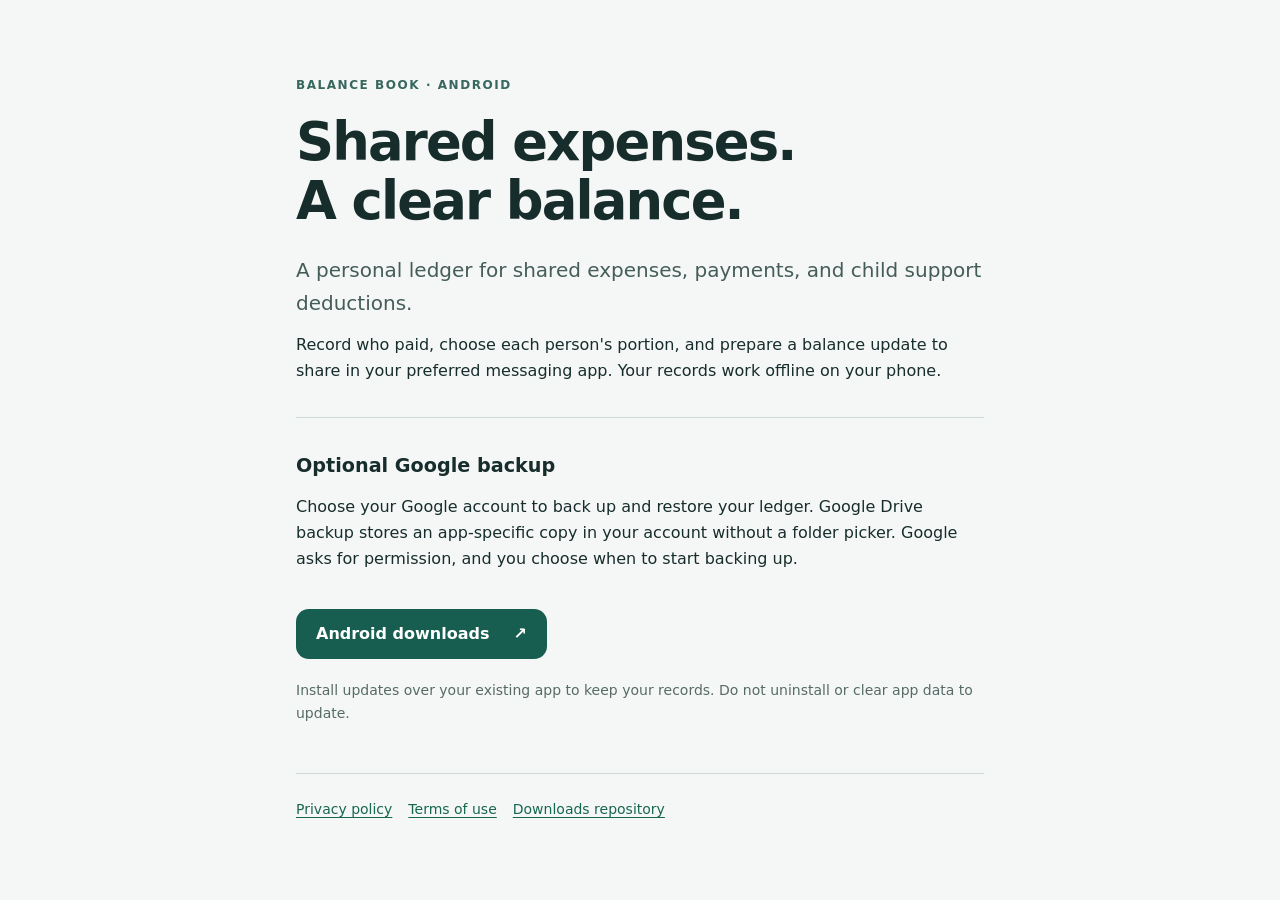
<file: index.html>
<!doctype html>
<html lang="en"><head><meta charset="utf-8"><meta name="viewport" content="width=device-width,initial-scale=1"><title>Balance Book for Android</title><link rel="stylesheet" href="style.css"></head>
<body><main>
<p class="eyebrow">BALANCE BOOK · ANDROID</p>
<h1>Shared expenses.<br>A clear balance.</h1>
<p class="lead">A personal ledger for shared expenses, payments, and child support deductions.</p>
<p>Record who paid, choose each person's portion, and prepare a balance update to share in your preferred messaging app. Your records work offline on your phone.</p>
<section><h2>Optional Google backup</h2><p>Choose your Google account to back up and restore your ledger. Google Drive backup stores an app-specific copy in your account without a folder picker. Google asks for permission, and you choose when to start backing up.</p></section>
<a class="action" href="https://github.com/phooBarred/balance-book-downloads/releases">Android downloads <span aria-hidden="true">↗</span></a>
<p class="note">Install updates over your existing app to keep your records. Do not uninstall or clear app data to update.</p>
<footer><a href="privacy.html">Privacy policy</a><a href="terms.html">Terms of use</a><a href="https://github.com/phooBarred/balance-book-downloads">Downloads repository</a></footer>
</main></body></html>
</file>
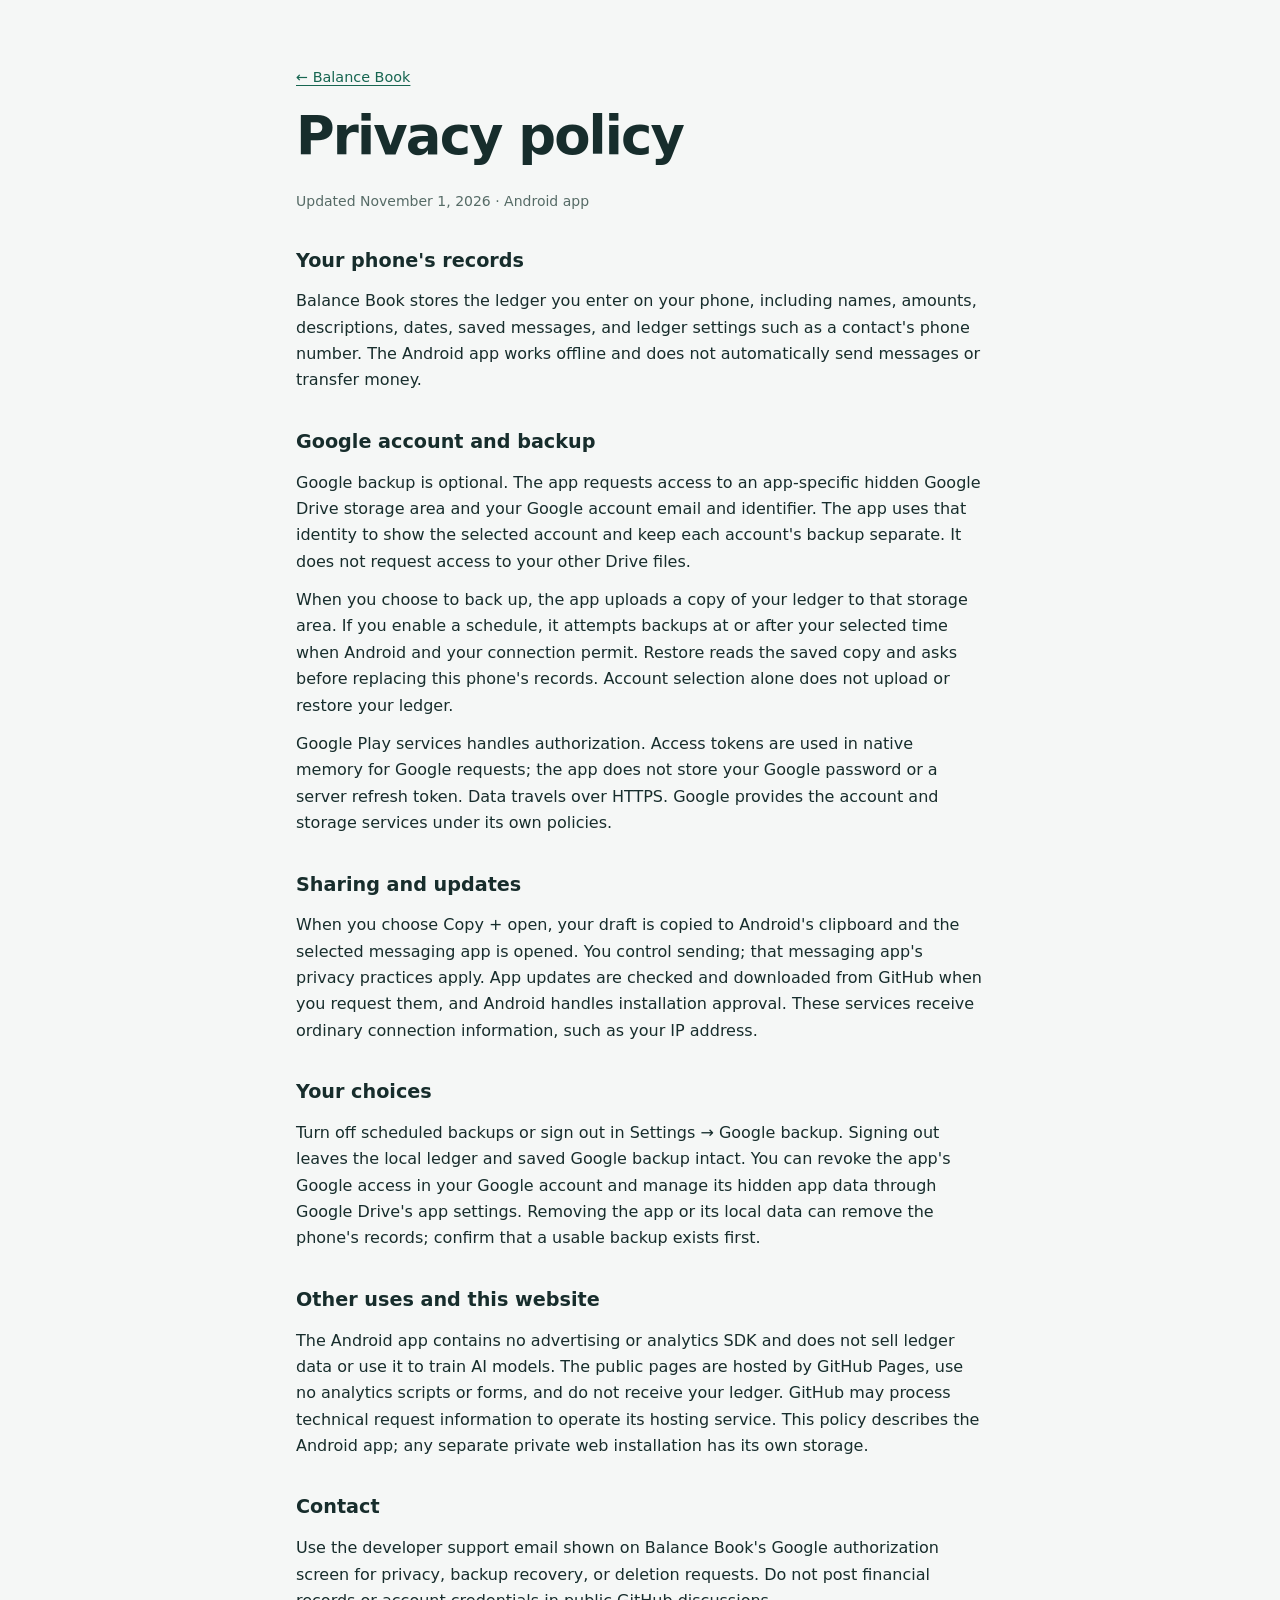
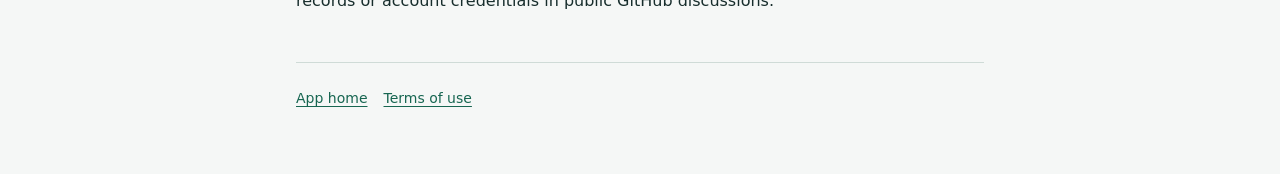
<file: privacy.html>
<!doctype html>
<html lang="en"><head><meta charset="utf-8"><meta name="viewport" content="width=device-width,initial-scale=1"><title>Privacy · Balance Book</title><link rel="stylesheet" href="style.css"></head>
<body><main>
<a class="back" href="./">← Balance Book</a><h1>Privacy policy</h1><p class="note">Updated November 1, 2026 · Android app</p>
<h2>Your phone's records</h2><p>Balance Book stores the ledger you enter on your phone, including names, amounts, descriptions, dates, saved messages, and ledger settings such as a contact's phone number. The Android app works offline and does not automatically send messages or transfer money.</p>
<h2>Google account and backup</h2><p>Google backup is optional. The app requests access to an app-specific hidden Google Drive storage area and your Google account email and identifier. The app uses that identity to show the selected account and keep each account's backup separate. It does not request access to your other Drive files.</p><p>When you choose to back up, the app uploads a copy of your ledger to that storage area. If you enable a schedule, it attempts backups at or after your selected time when Android and your connection permit. Restore reads the saved copy and asks before replacing this phone's records. Account selection alone does not upload or restore your ledger.</p><p>Google Play services handles authorization. Access tokens are used in native memory for Google requests; the app does not store your Google password or a server refresh token. Data travels over HTTPS. Google provides the account and storage services under its own policies.</p>
<h2>Sharing and updates</h2><p>When you choose Copy + open, your draft is copied to Android's clipboard and the selected messaging app is opened. You control sending; that messaging app's privacy practices apply. App updates are checked and downloaded from GitHub when you request them, and Android handles installation approval. These services receive ordinary connection information, such as your IP address.</p>
<h2>Your choices</h2><p>Turn off scheduled backups or sign out in Settings → Google backup. Signing out leaves the local ledger and saved Google backup intact. You can revoke the app's Google access in your Google account and manage its hidden app data through Google Drive's app settings. Removing the app or its local data can remove the phone's records; confirm that a usable backup exists first.</p>
<h2>Other uses and this website</h2><p>The Android app contains no advertising or analytics SDK and does not sell ledger data or use it to train AI models. The public pages are hosted by GitHub Pages, use no analytics scripts or forms, and do not receive your ledger. GitHub may process technical request information to operate its hosting service. This policy describes the Android app; any separate private web installation has its own storage.</p>
<h2>Contact</h2><p>Use the developer support email shown on Balance Book's Google authorization screen for privacy, backup recovery, or deletion requests. Do not post financial records or account credentials in public GitHub discussions.</p>
<footer><a href="./">App home</a><a href="terms.html">Terms of use</a></footer>
</main></body></html>
</file>
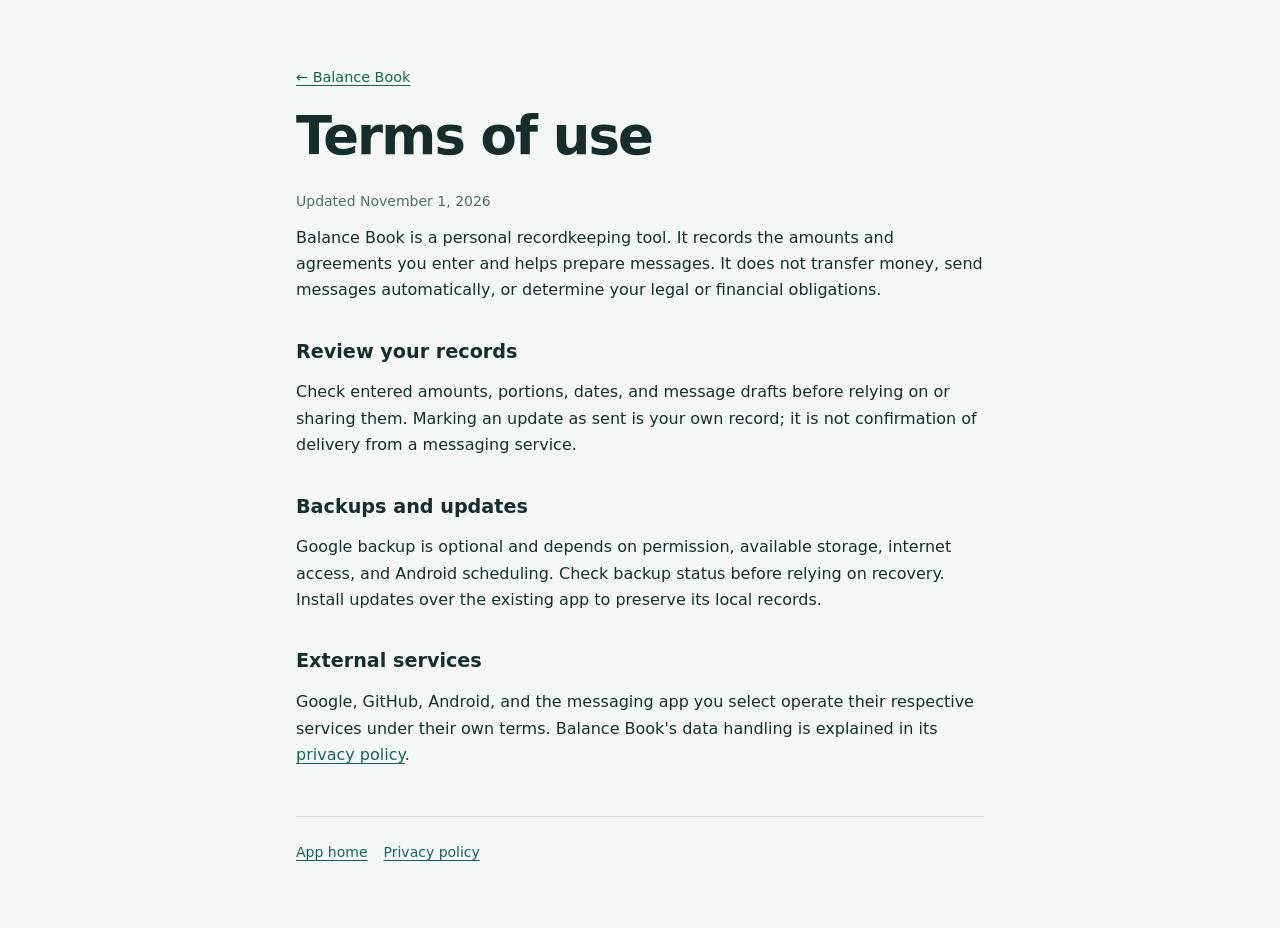
<file: terms.html>
<!doctype html>
<html lang="en"><head><meta charset="utf-8"><meta name="viewport" content="width=device-width,initial-scale=1"><title>Terms of use · Balance Book</title><link rel="stylesheet" href="style.css"></head>
<body><main>
<a class="back" href="./">← Balance Book</a><h1>Terms of use</h1><p class="note">Updated November 1, 2026</p>
<p>Balance Book is a personal recordkeeping tool. It records the amounts and agreements you enter and helps prepare messages. It does not transfer money, send messages automatically, or determine your legal or financial obligations.</p>
<h2>Review your records</h2><p>Check entered amounts, portions, dates, and message drafts before relying on or sharing them. Marking an update as sent is your own record; it is not confirmation of delivery from a messaging service.</p>
<h2>Backups and updates</h2><p>Google backup is optional and depends on permission, available storage, internet access, and Android scheduling. Check backup status before relying on recovery. Install updates over the existing app to preserve its local records.</p>
<h2>External services</h2><p>Google, GitHub, Android, and the messaging app you select operate their respective services under their own terms. Balance Book's data handling is explained in its <a href="privacy.html">privacy policy</a>.</p>
<footer><a href="./">App home</a><a href="privacy.html">Privacy policy</a></footer>
</main></body></html>
</file>
<file: style.css>
:root{color-scheme:light dark;font-family:system-ui,-apple-system,"Segoe UI",sans-serif;background:#f5f7f6;color:#172d2c;line-height:1.65}
*{box-sizing:border-box}body{margin:0}main{max-width:46rem;margin:auto;padding:clamp(1.5rem,6vw,4rem) 1.5rem}h1{font-size:clamp(2rem,6vw,3.3rem);line-height:1.12;letter-spacing:-.035em;margin:1rem 0 1.5rem}h2{font-size:1.2rem;margin:2rem 0 .5rem}p{margin:.75rem 0}a{color:#176651;text-underline-offset:.2em}a:focus-visible{outline:2px solid currentColor;outline-offset:4px}.eyebrow{font-size:.75rem;font-weight:750;letter-spacing:.13em;color:#37675d}.lead{font-size:1.25rem;color:#455d59}section{border-top:1px solid #cfdbd7;margin-top:2rem}.action{display:inline-flex;gap:1.5rem;align-items:center;margin:1.5rem 0 .5rem;padding:.75rem 1.25rem;background:#185e50;color:white;border-radius:.8rem;text-decoration:none;font-weight:650}.note{font-size:.875rem;color:#566b66}.back{font-size:.9rem}footer{display:flex;flex-wrap:wrap;gap:1rem;border-top:1px solid #cfdbd7;padding-top:1.5rem;margin-top:3rem;font-size:.875rem}
@media(prefers-color-scheme:dark){:root{background:#112322;color:#e5efec}a{color:#9bddc3}.eyebrow{color:#9bddc3}.lead,.note{color:#b5cbc3}section,footer{border-color:#36534b}.action{background:#a2dfc7;color:#102e24}}
</file>
